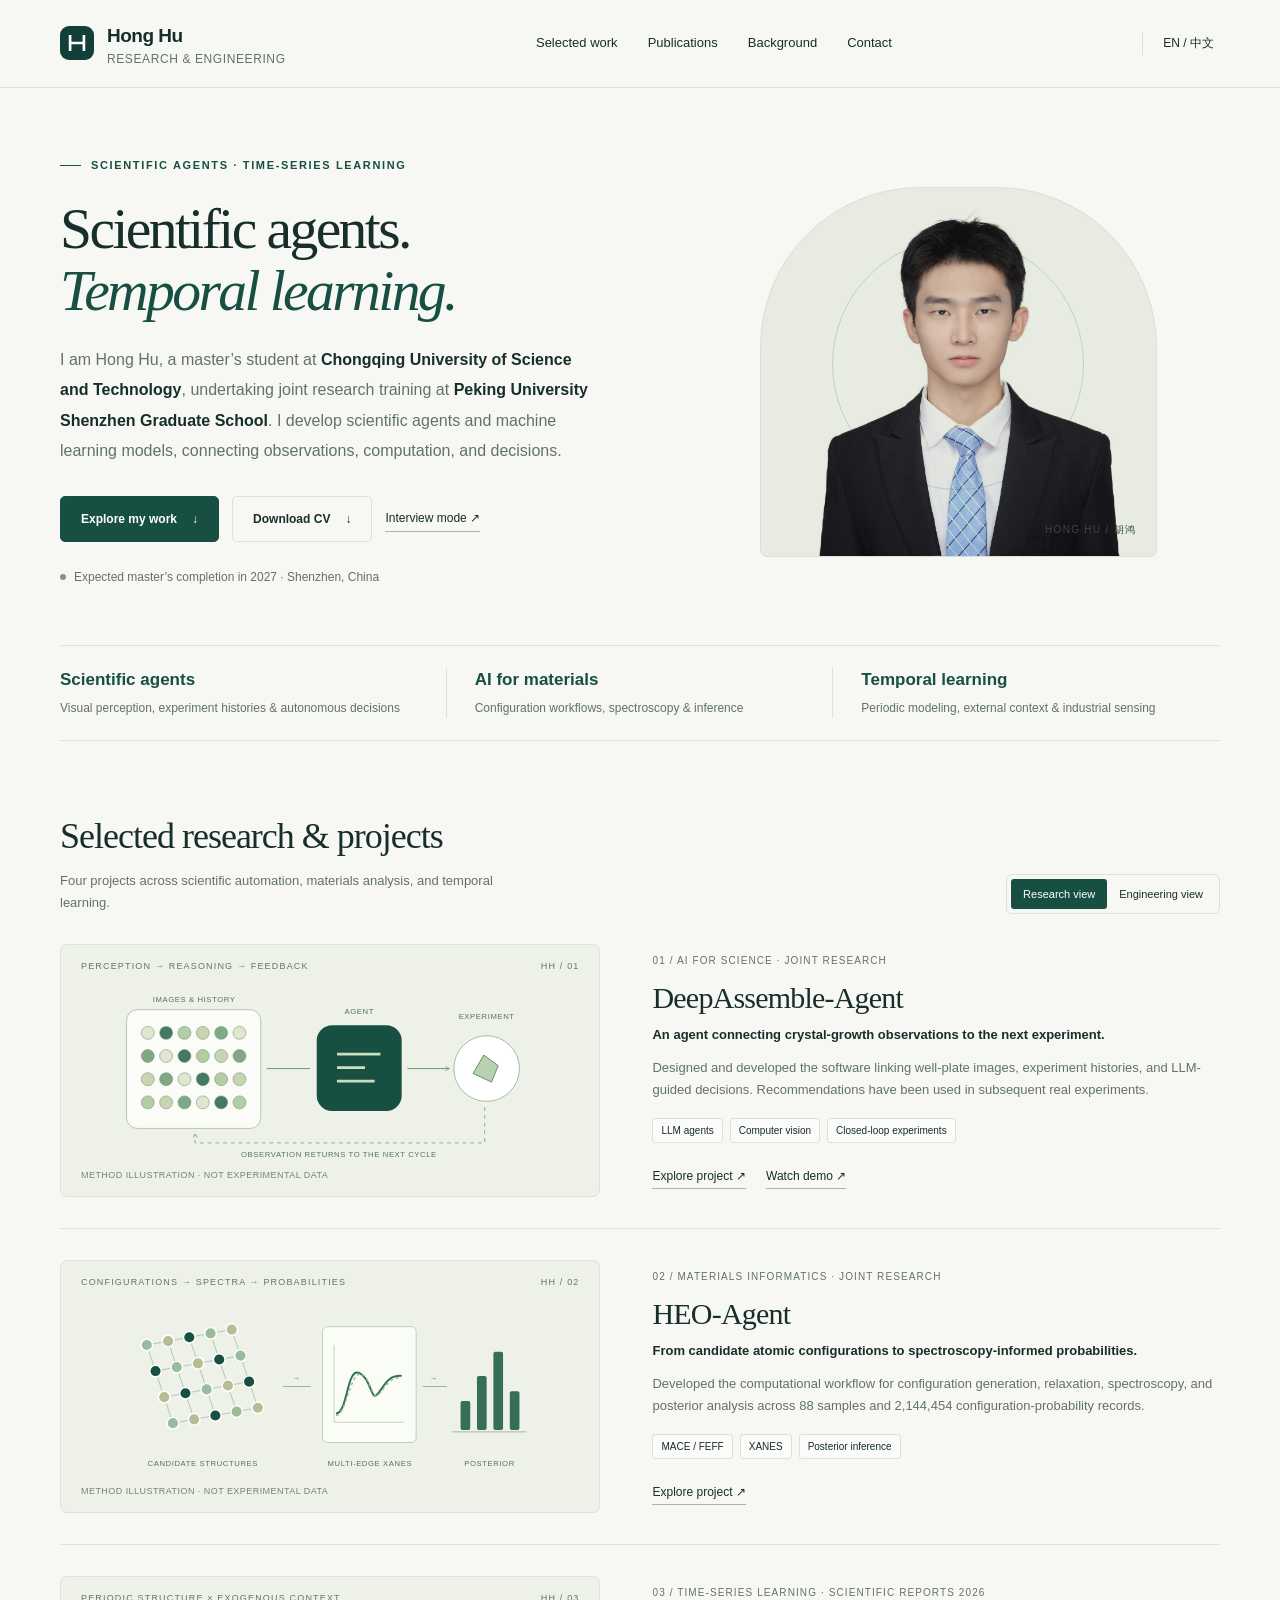
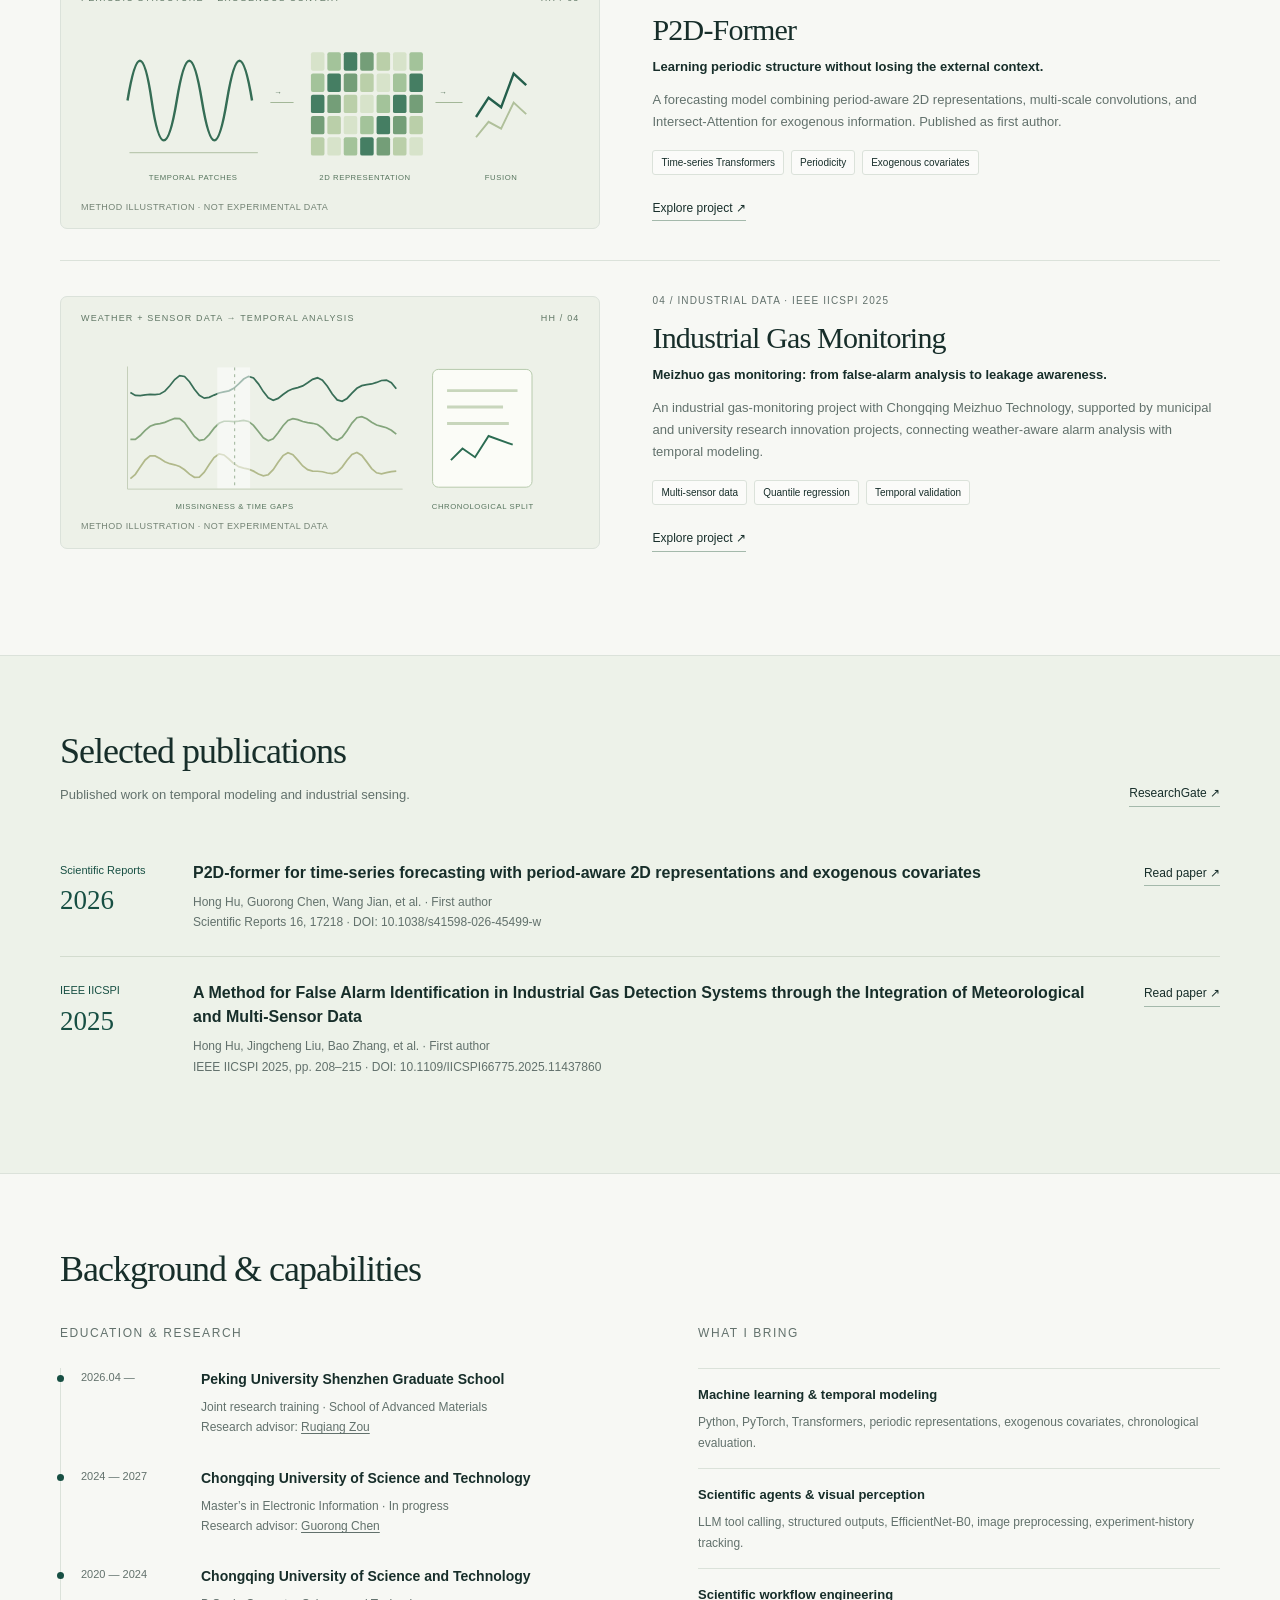
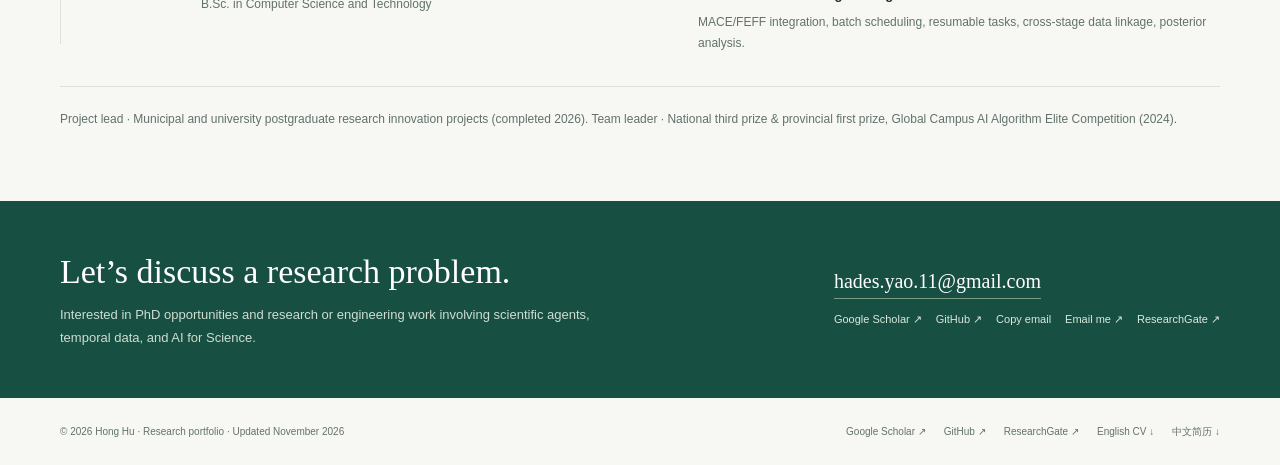
<file: index.html>
<!doctype html>
<html lang="en"><head><meta charset="utf-8"><meta name="viewport" content="width=device-width,initial-scale=1"><meta name="description" content="Hong Hu — scientific agents, AI for Science, and time-series modeling. Research projects, publications, and engineering experience."><meta name="theme-color" content="#f7f8f4"><title>Hong Hu · Scientific agents & time-series learning</title><link rel="icon" href="assets/mark.svg" type="image/svg+xml"><link rel="stylesheet" href="style.css?v=deepassemble-workflow-six"><script src="content.js?v=deepassemble-workflow-six" defer></script><script src="app.js?v=deepassemble-workflow-six" defer></script></head><body><a class="skip" href="#main">Skip to content</a><div id="app"></div><div class="toast" role="status" aria-live="polite"></div><noscript>Please enable JavaScript to view this bilingual research portfolio.</noscript></body></html>
</file>
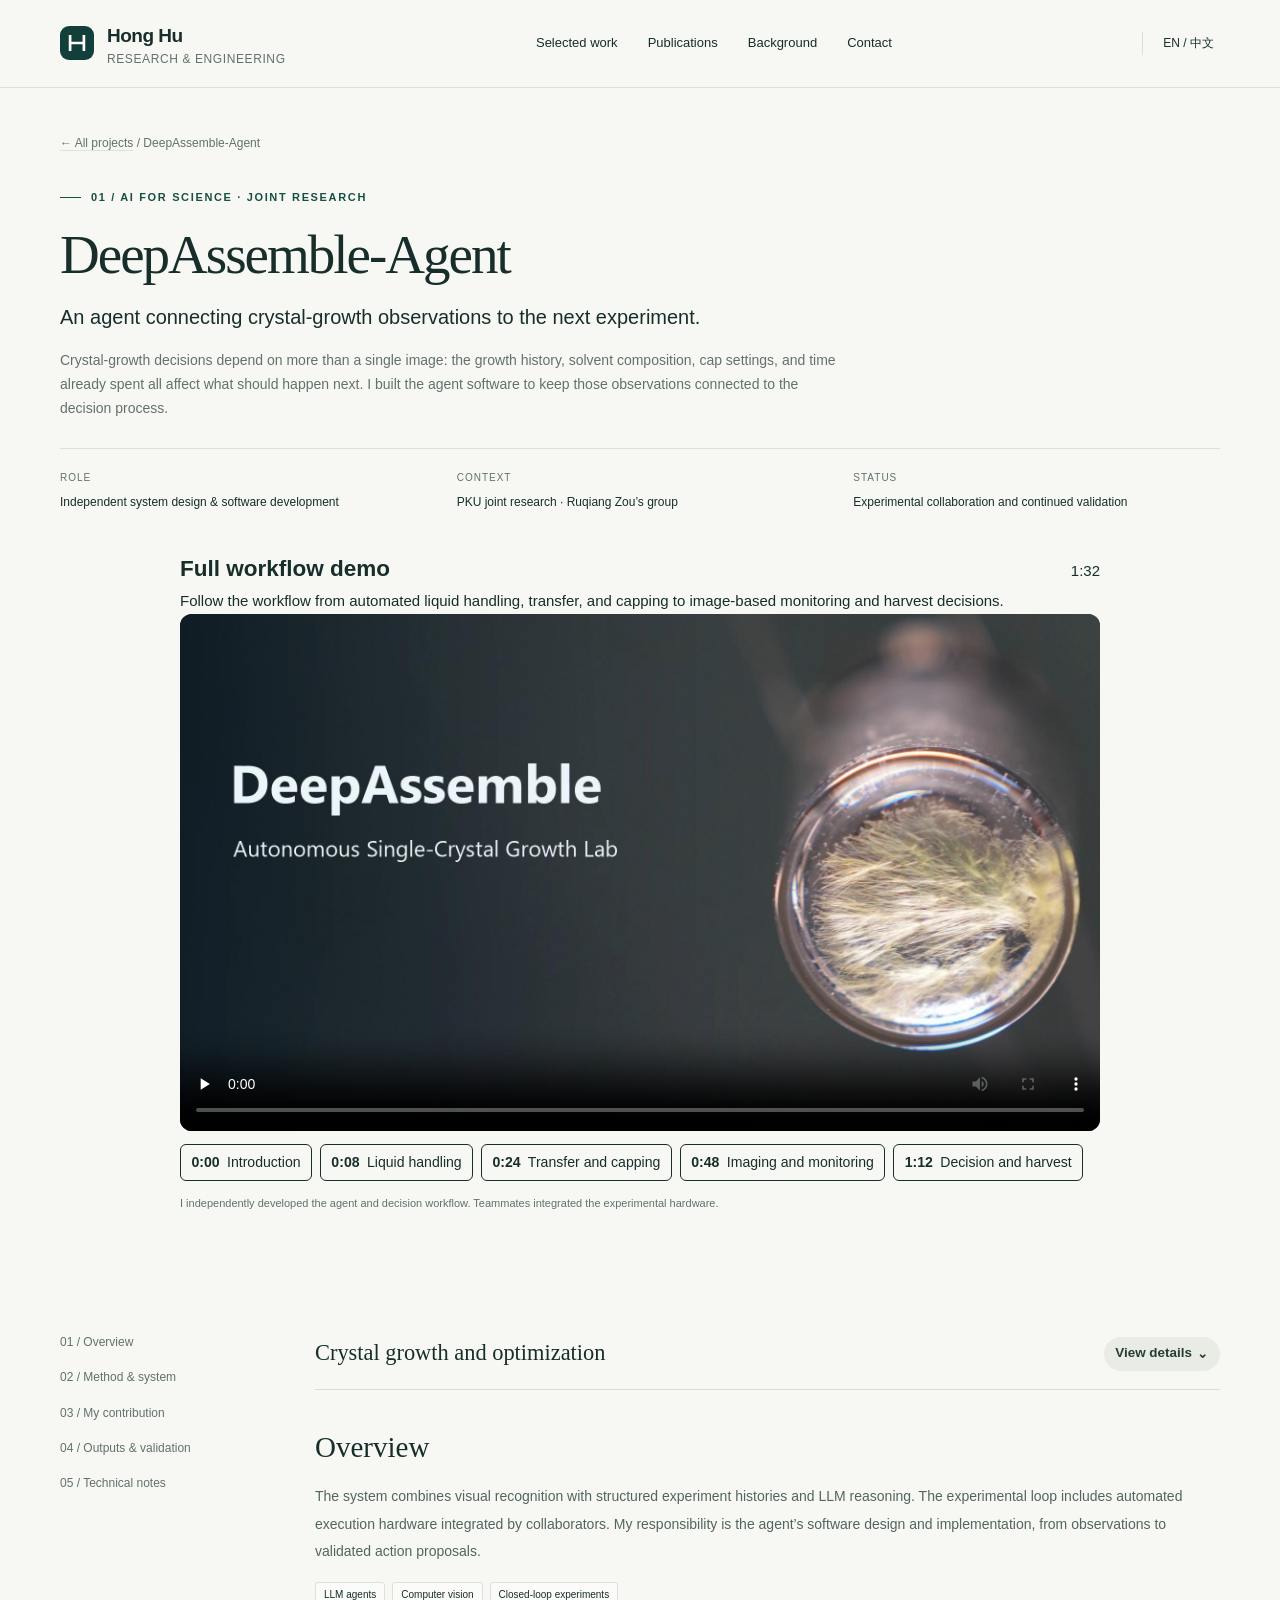
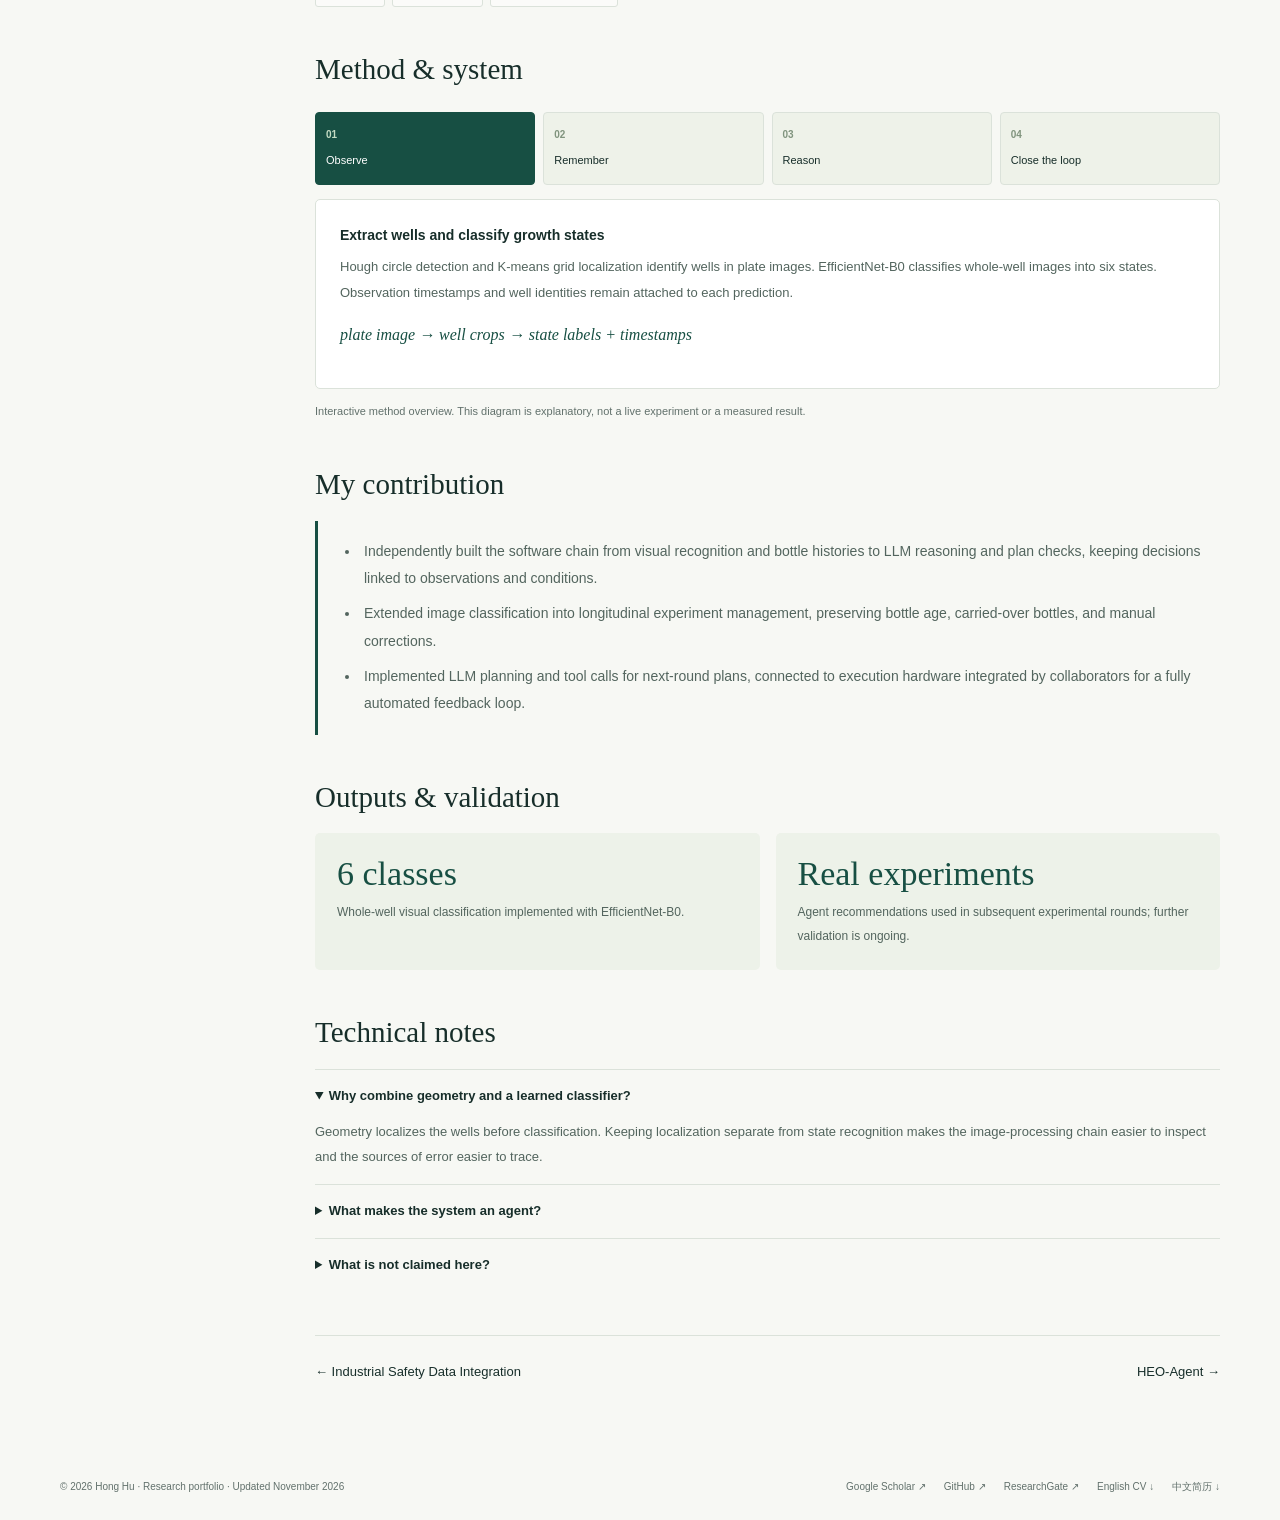
<file: deepassemble.html>
<!doctype html>
<html lang="en"><head><meta charset="utf-8"><meta name="viewport" content="width=device-width,initial-scale=1"><meta name="description" content="Hong Hu — scientific agents, AI for Science, and time-series modeling. Research projects, publications, and engineering experience."><meta name="theme-color" content="#f7f8f4"><title>DeepAssemble-Agent · Hong Hu</title><link rel="icon" href="assets/mark.svg" type="image/svg+xml"><link rel="stylesheet" href="style.css?v=deepassemble-workflow-six"><script src="content.js?v=deepassemble-workflow-six" defer></script><script src="app.js?v=deepassemble-workflow-six" defer></script></head><body><a class="skip" href="#main">Skip to content</a><div id="app"></div><div class="toast" role="status" aria-live="polite"></div><noscript>Please enable JavaScript to view this bilingual research portfolio.</noscript></body></html>
</file>
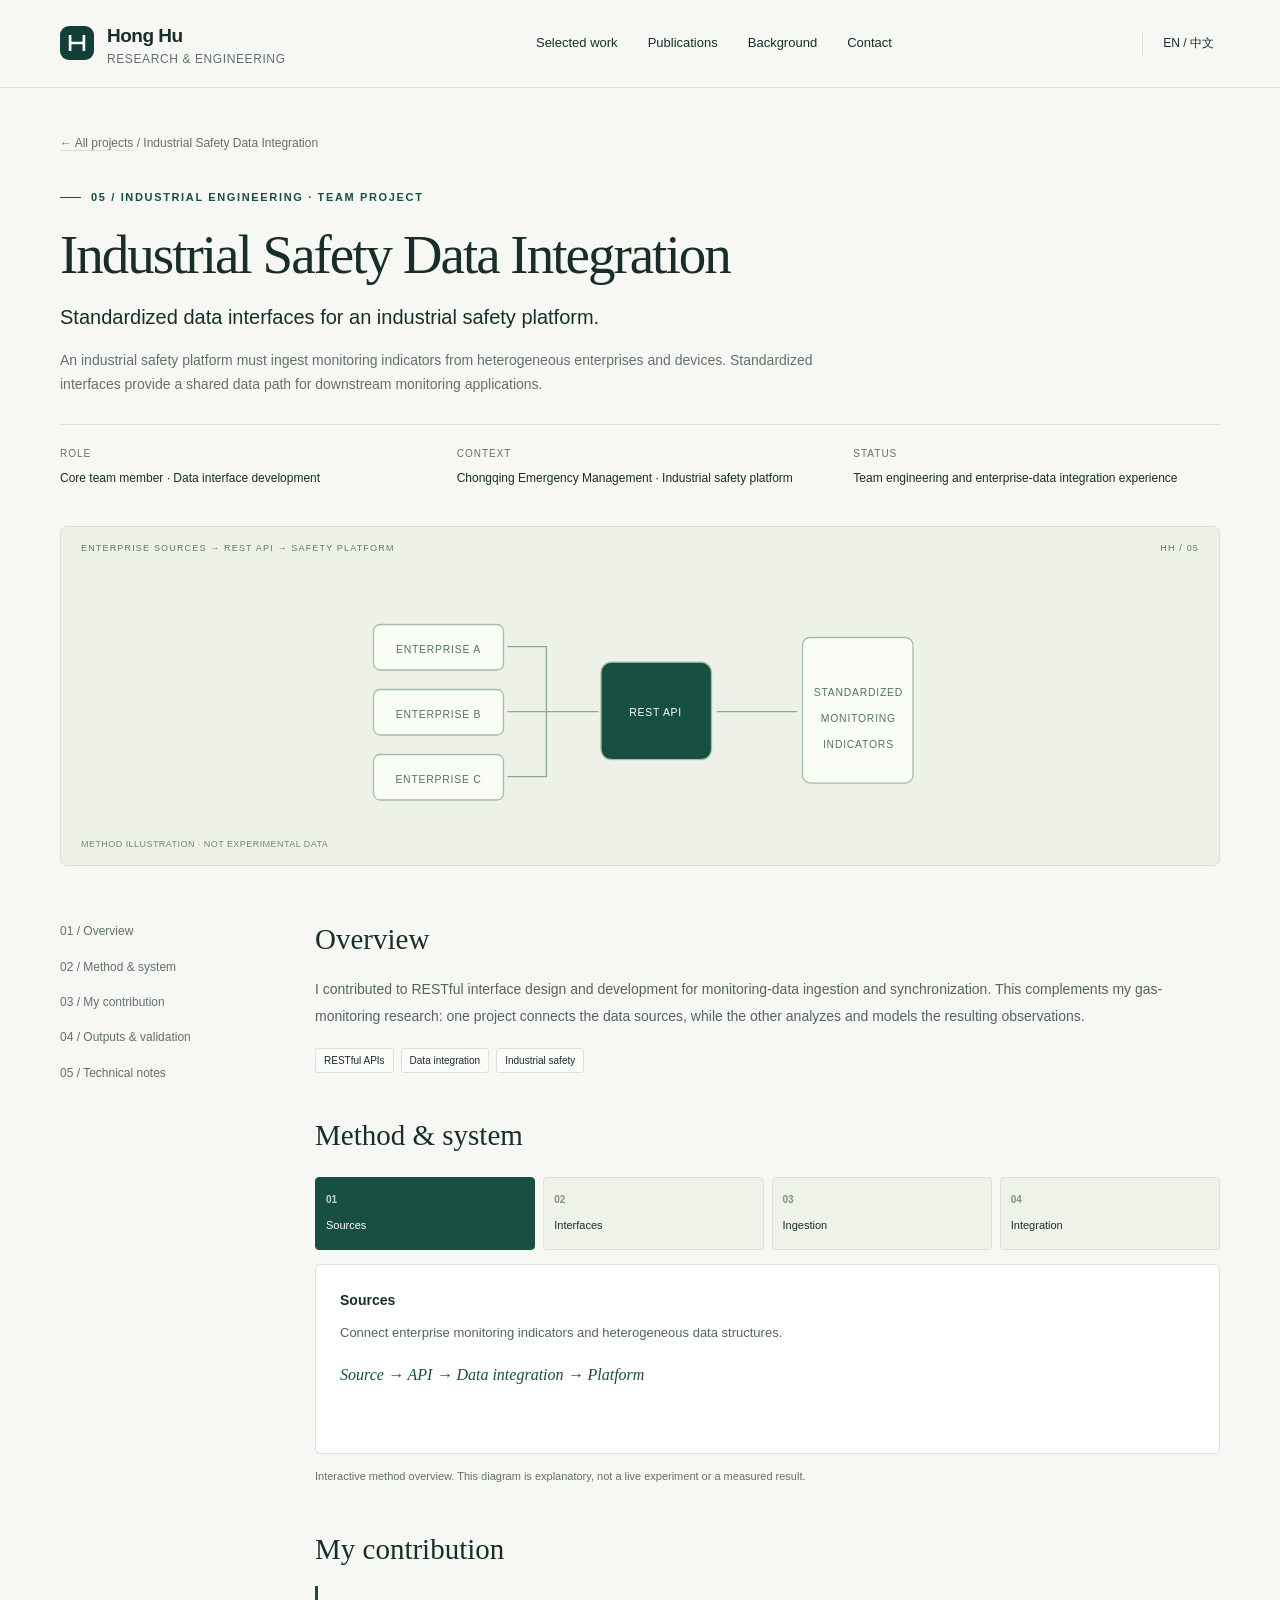
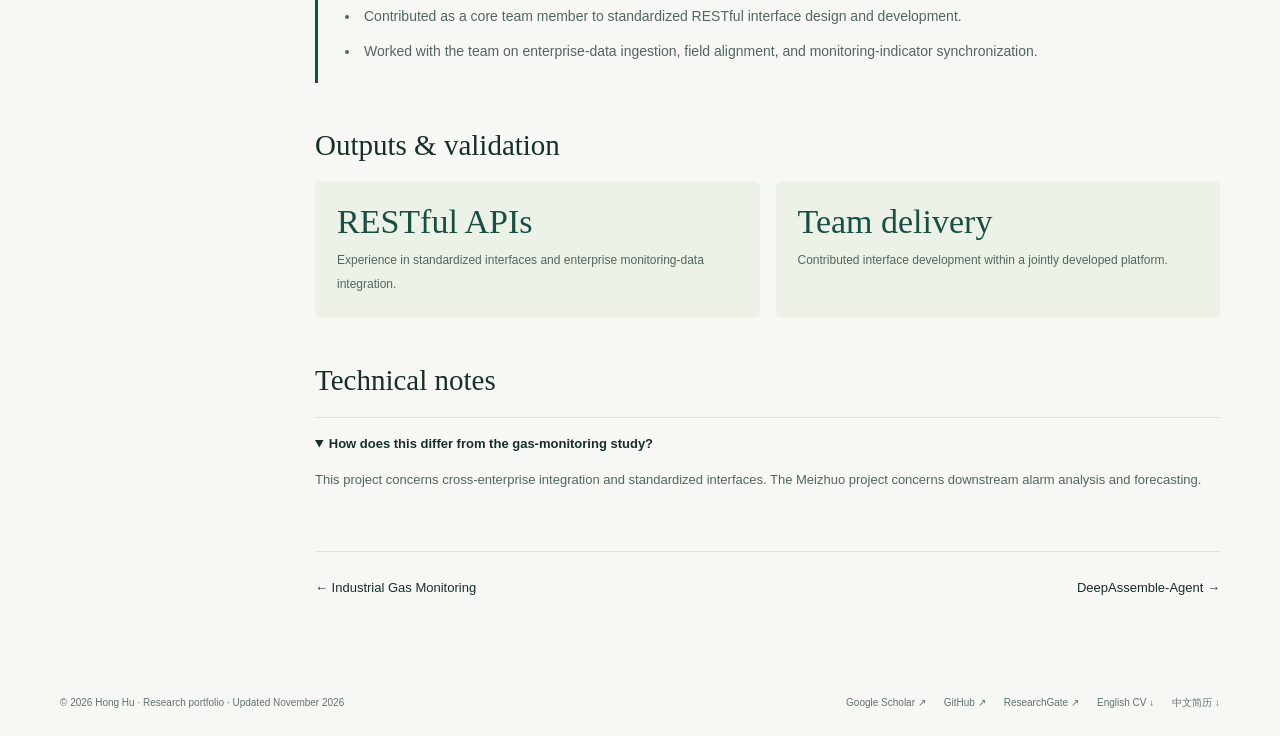
<file: emergency.html>
<!doctype html>
<html lang="en"><head><meta charset="utf-8"><meta name="viewport" content="width=device-width,initial-scale=1"><meta name="description" content="Hong Hu — scientific agents, AI for Science, and time-series modeling. Research projects, publications, and engineering experience."><meta name="theme-color" content="#f7f8f4"><title>Industrial Safety Data Integration · Hong Hu</title><link rel="icon" href="assets/mark.svg" type="image/svg+xml"><link rel="stylesheet" href="style.css"><script src="content.js" defer></script><script src="app.js" defer></script></head><body><a class="skip" href="#main">Skip to content</a><div id="app"></div><div class="toast" role="status" aria-live="polite"></div><noscript>Please enable JavaScript to view this bilingual research portfolio.</noscript></body></html>
</file>
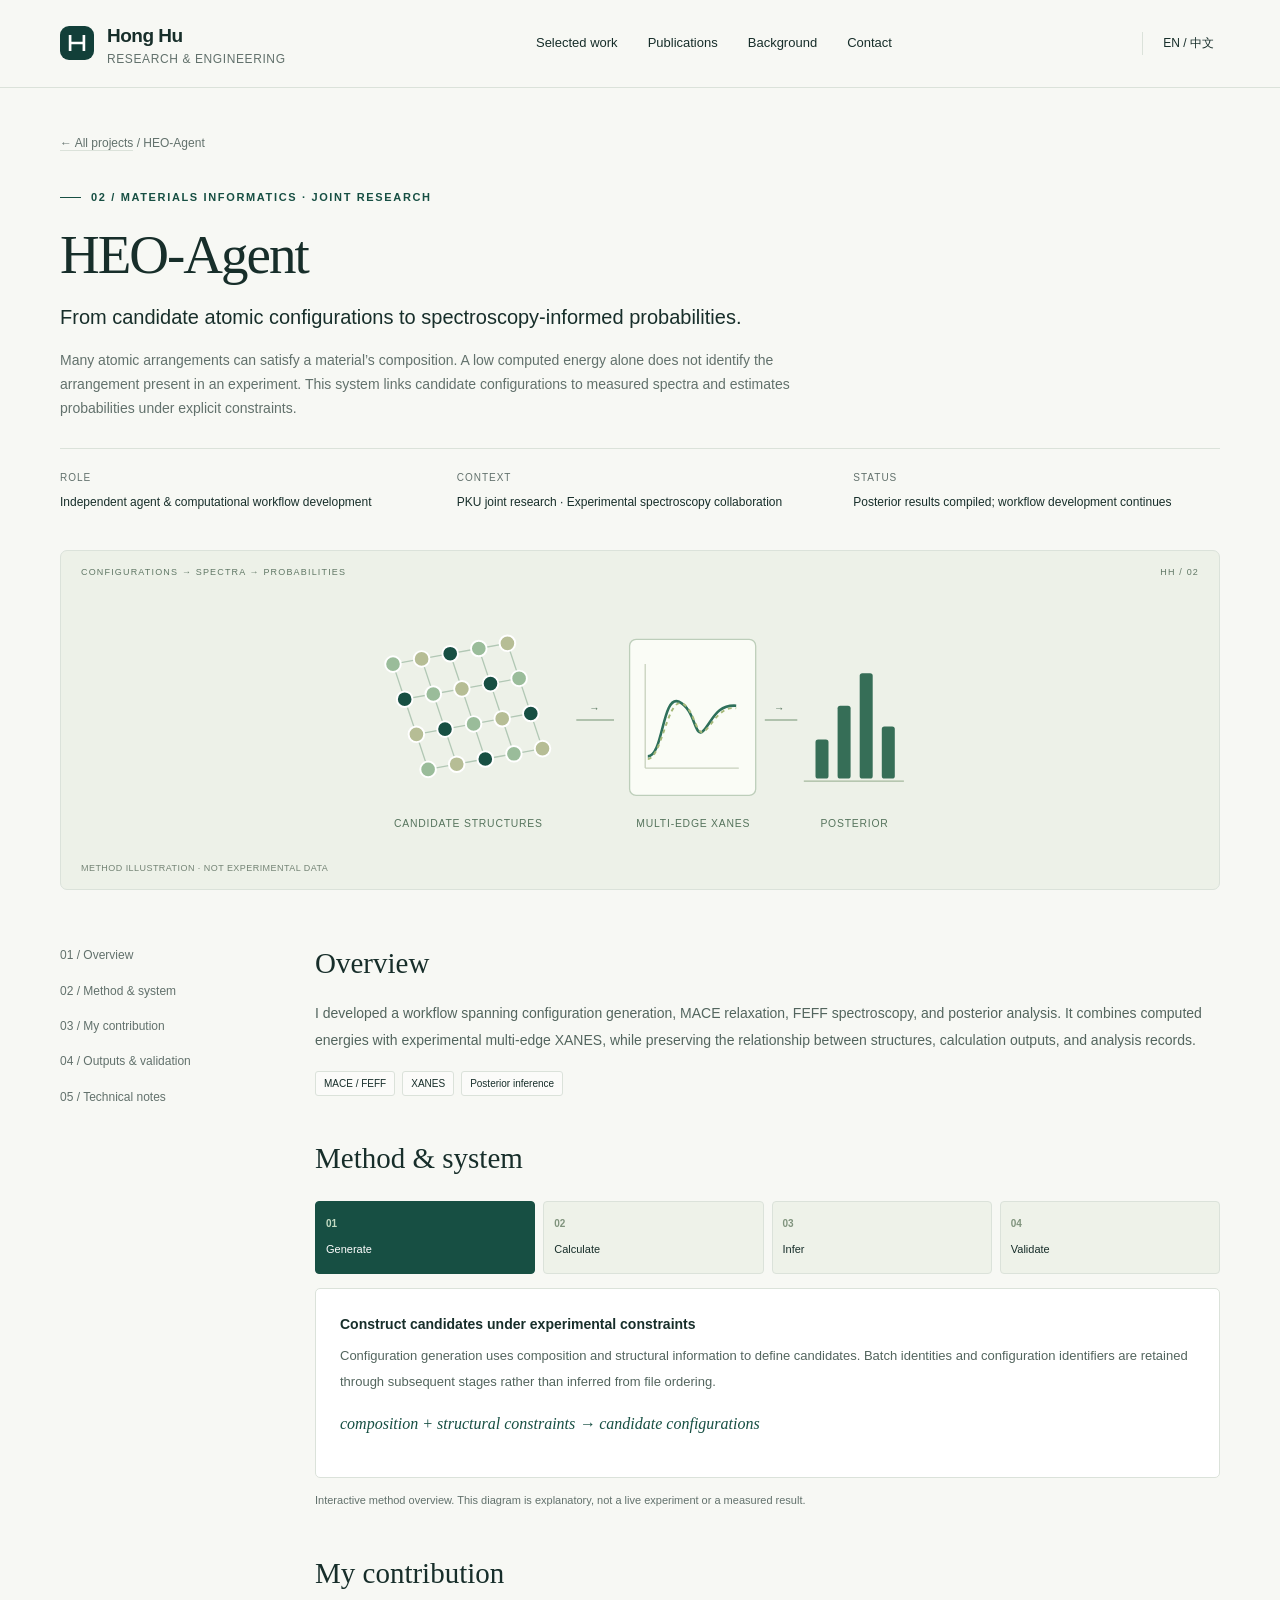
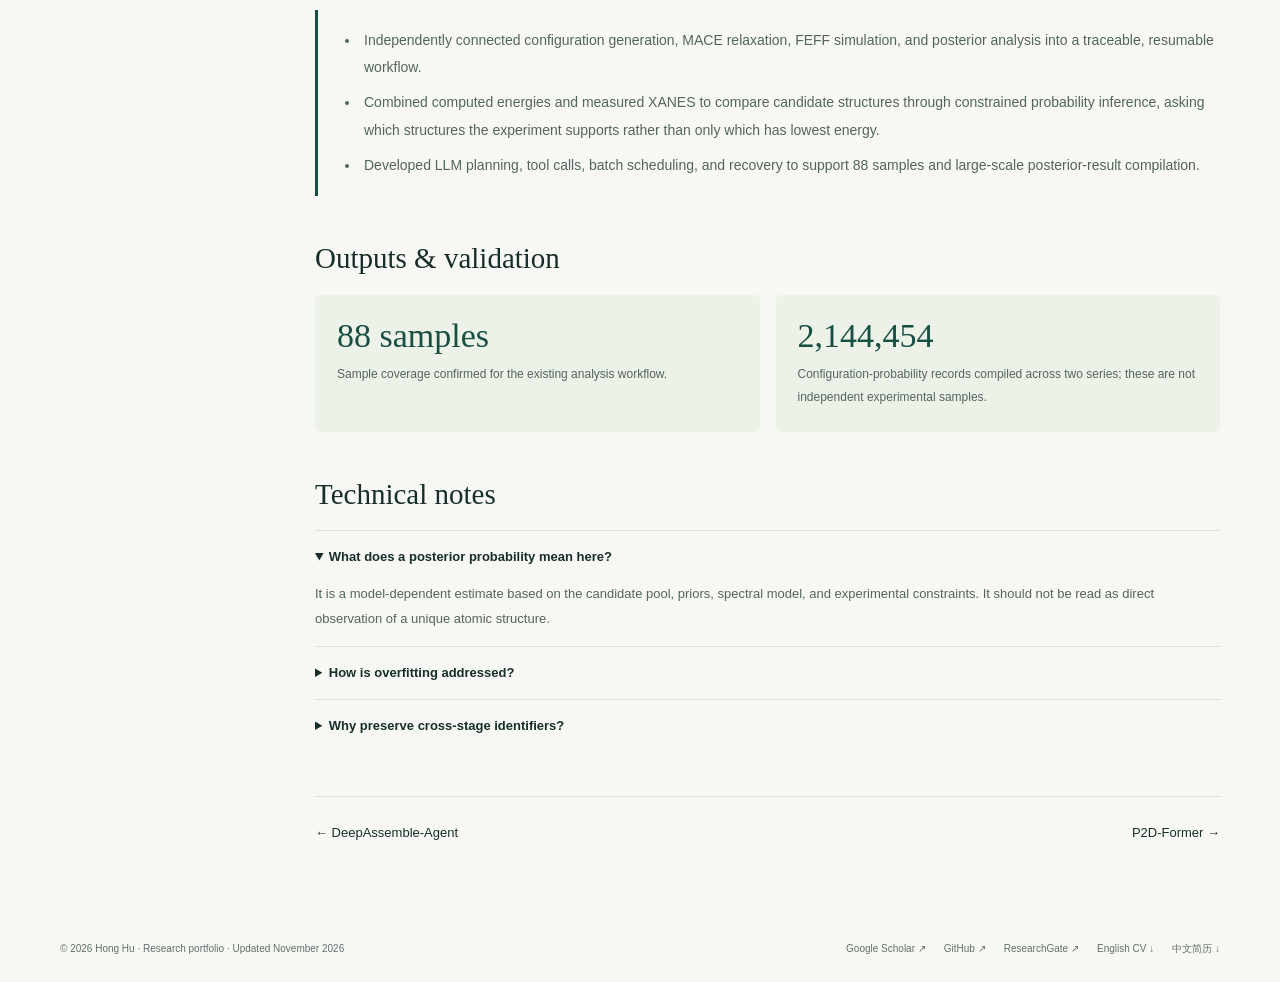
<file: heo.html>
<!doctype html>
<html lang="en"><head><meta charset="utf-8"><meta name="viewport" content="width=device-width,initial-scale=1"><meta name="description" content="Hong Hu — scientific agents, AI for Science, and time-series modeling. Research projects, publications, and engineering experience."><meta name="theme-color" content="#f7f8f4"><title>HEO-Agent · Hong Hu</title><link rel="icon" href="assets/mark.svg" type="image/svg+xml"><link rel="stylesheet" href="style.css"><script src="content.js" defer></script><script src="app.js" defer></script></head><body><a class="skip" href="#main">Skip to content</a><div id="app"></div><div class="toast" role="status" aria-live="polite"></div><noscript>Please enable JavaScript to view this bilingual research portfolio.</noscript></body></html>
</file>
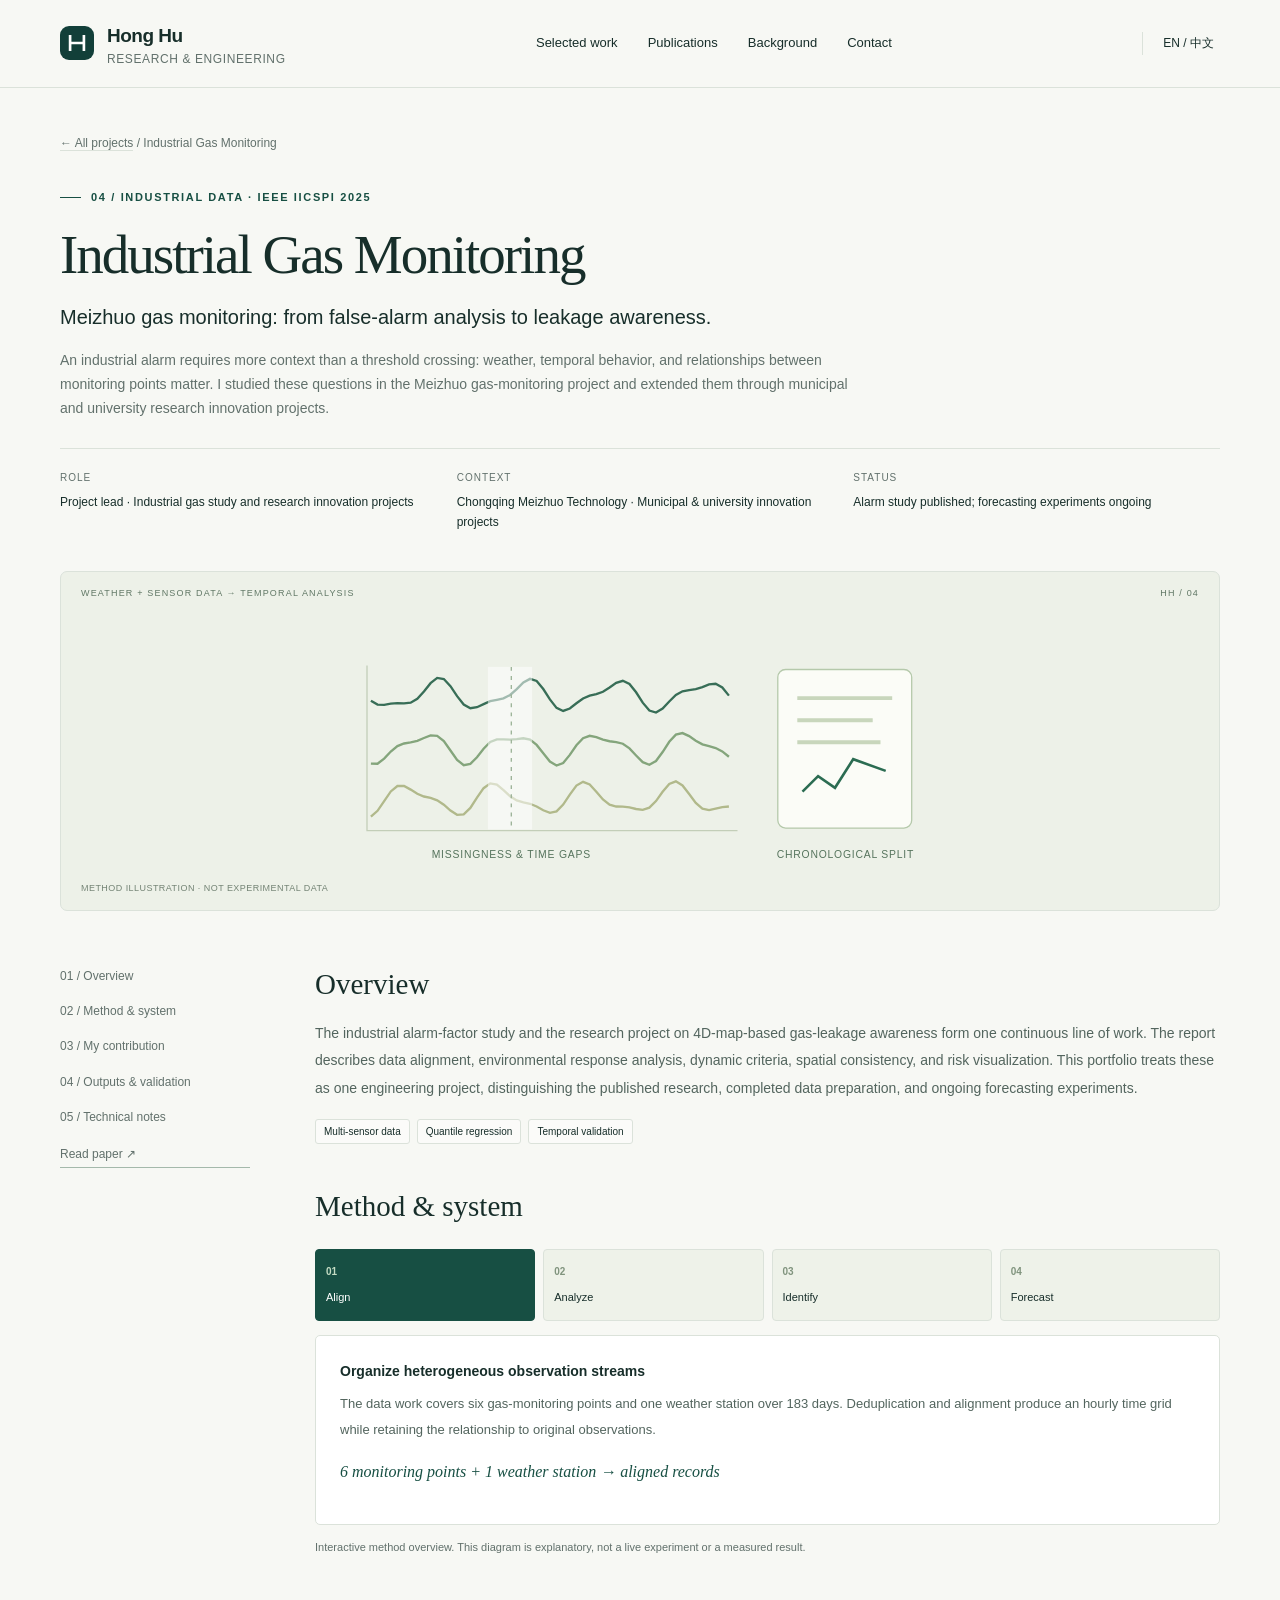
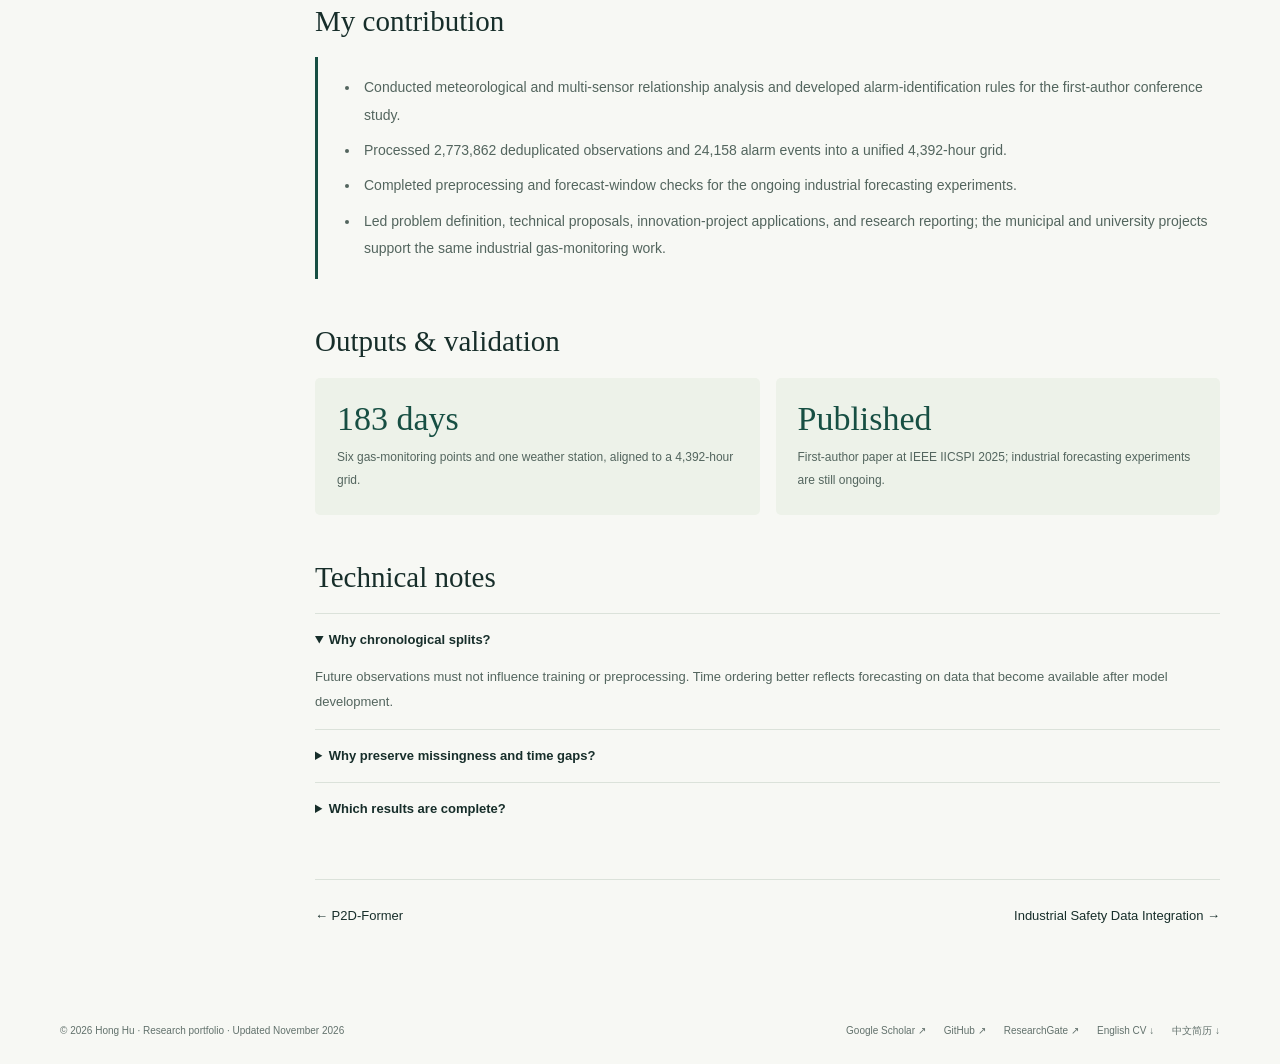
<file: industrial-sensing.html>
<!doctype html>
<html lang="en"><head><meta charset="utf-8"><meta name="viewport" content="width=device-width,initial-scale=1"><meta name="description" content="Hong Hu — scientific agents, AI for Science, and time-series modeling. Research projects, publications, and engineering experience."><meta name="theme-color" content="#f7f8f4"><title>Industrial Sensing · Hong Hu</title><link rel="icon" href="assets/mark.svg" type="image/svg+xml"><link rel="stylesheet" href="style.css"><script src="content.js" defer></script><script src="app.js" defer></script></head><body><a class="skip" href="#main">Skip to content</a><div id="app"></div><div class="toast" role="status" aria-live="polite"></div><noscript>Please enable JavaScript to view this bilingual research portfolio.</noscript></body></html>
</file>
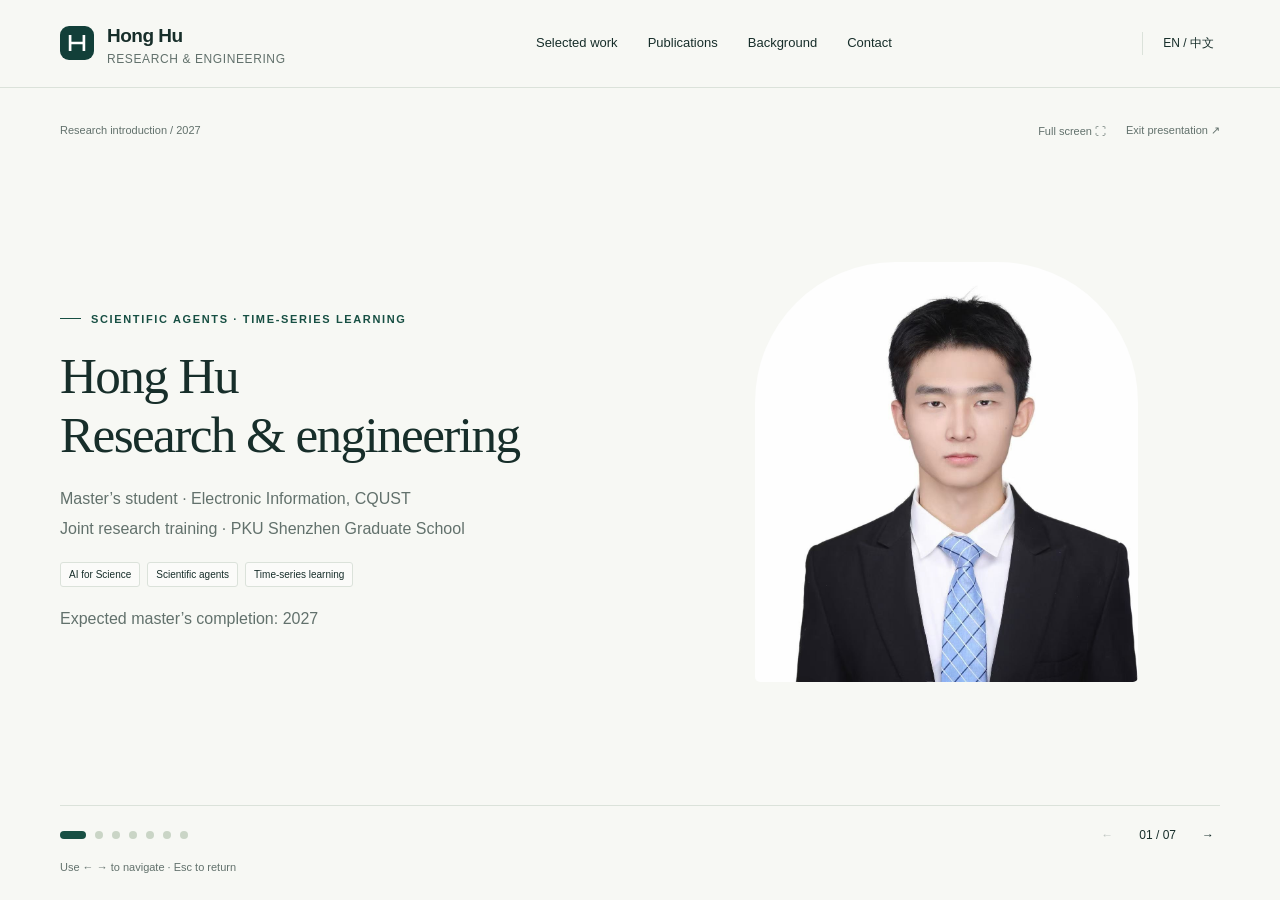
<file: interview.html>
<!doctype html>
<html lang="en"><head><meta charset="utf-8"><meta name="viewport" content="width=device-width,initial-scale=1"><meta name="description" content="Hong Hu — scientific agents, AI for Science, and time-series modeling. Research projects, publications, and engineering experience."><meta name="theme-color" content="#f7f8f4"><title>Research Introduction · Hong Hu</title><link rel="icon" href="assets/mark.svg" type="image/svg+xml"><link rel="stylesheet" href="style.css?v=deepassemble-workflow-six"><script src="content.js?v=deepassemble-workflow-six" defer></script><script src="app.js?v=deepassemble-workflow-six" defer></script></head><body><a class="skip" href="#main">Skip to content</a><div id="app"></div><div class="toast" role="status" aria-live="polite"></div><noscript>Please enable JavaScript to view this bilingual research portfolio.</noscript></body></html>
</file>
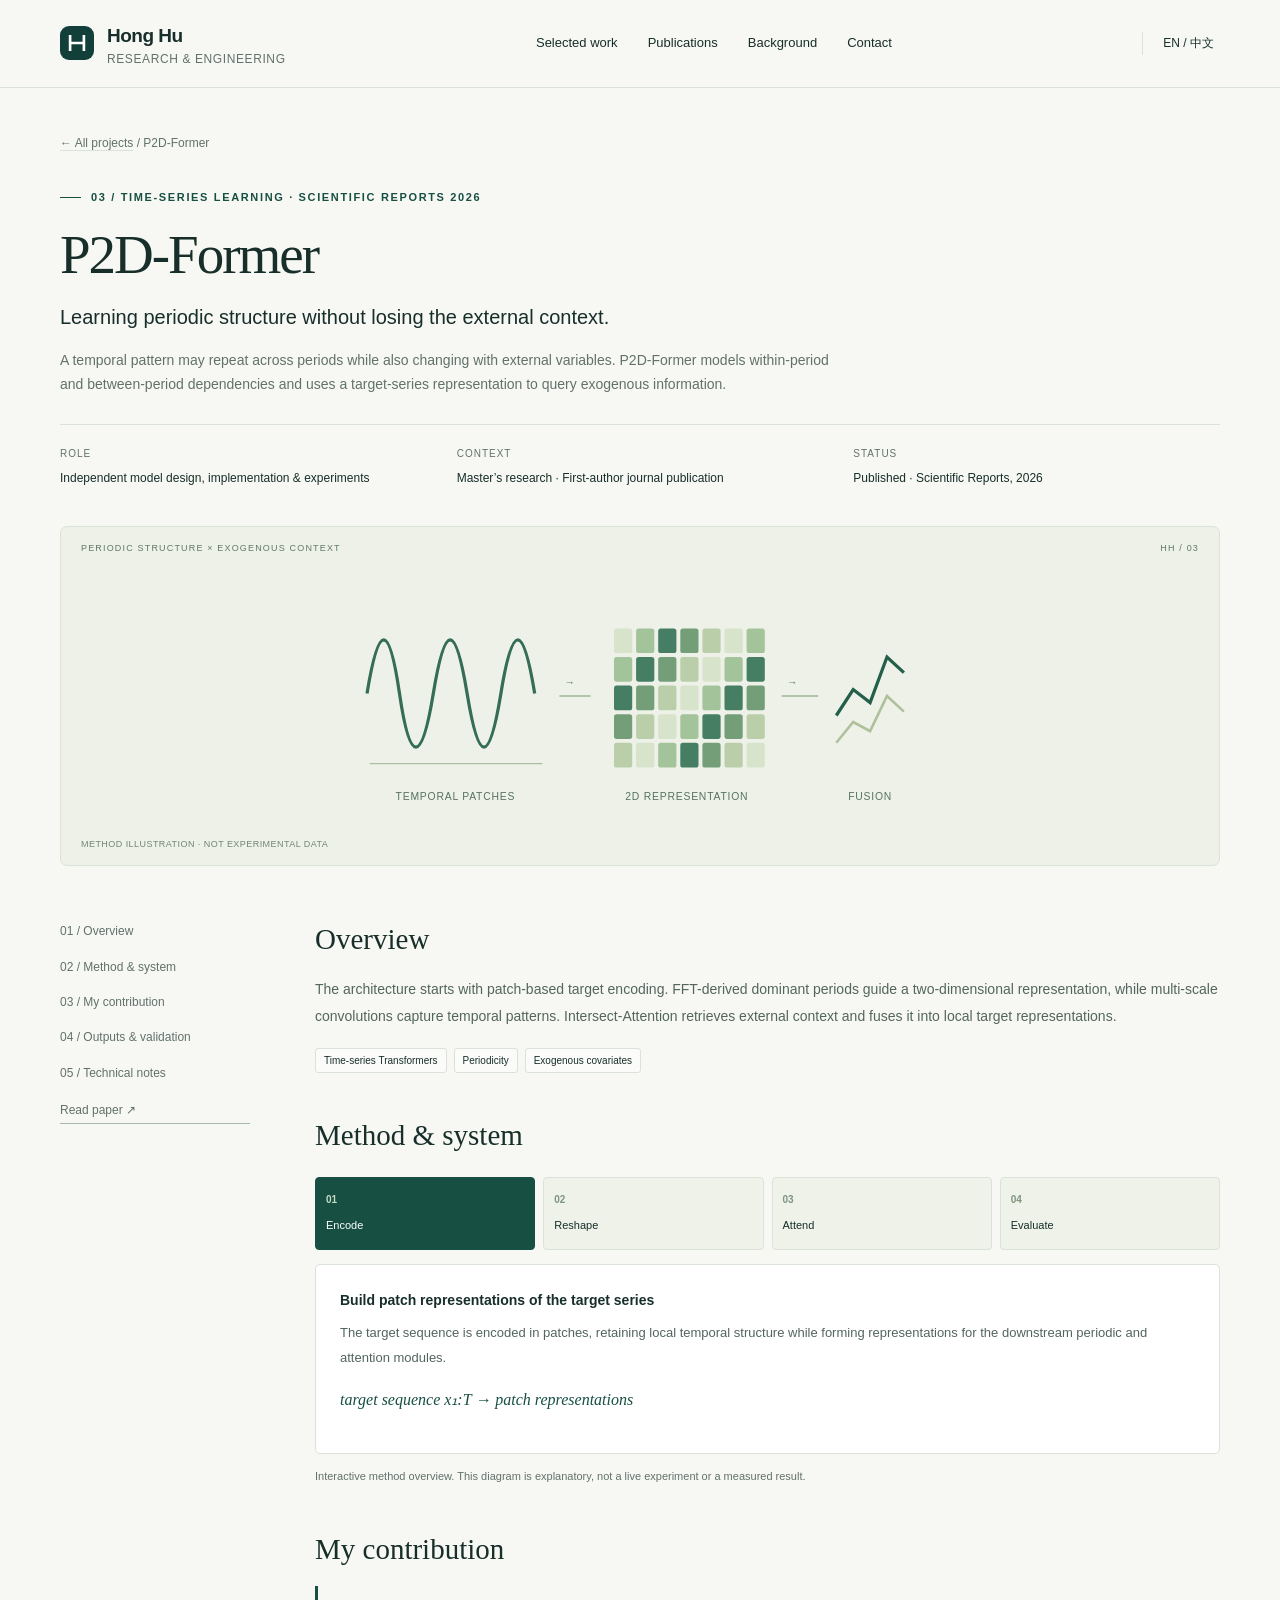
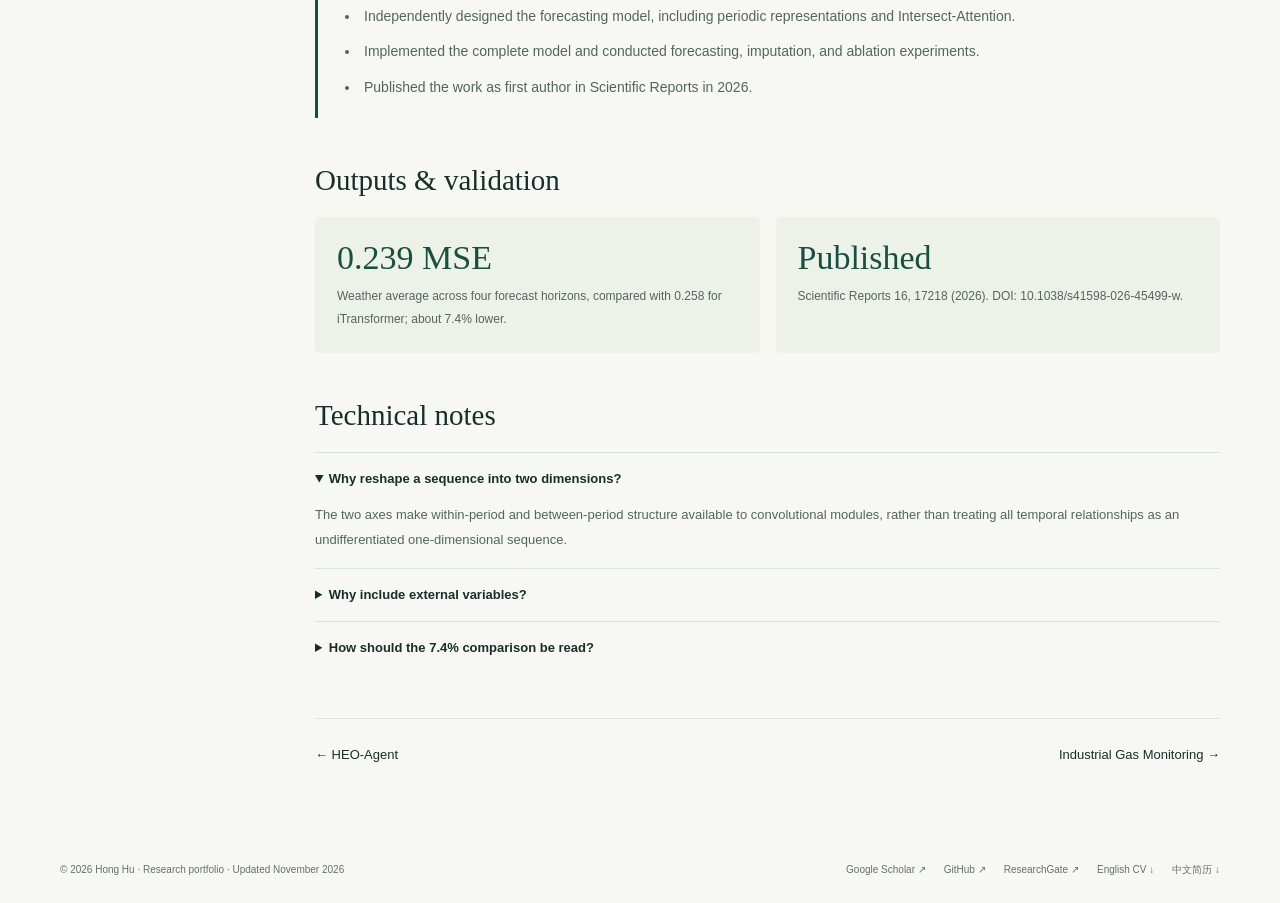
<file: p2d-former.html>
<!doctype html>
<html lang="en"><head><meta charset="utf-8"><meta name="viewport" content="width=device-width,initial-scale=1"><meta name="description" content="Hong Hu — scientific agents, AI for Science, and time-series modeling. Research projects, publications, and engineering experience."><meta name="theme-color" content="#f7f8f4"><title>P2D-Former · Hong Hu</title><link rel="icon" href="assets/mark.svg" type="image/svg+xml"><link rel="stylesheet" href="style.css"><script src="content.js" defer></script><script src="app.js" defer></script></head><body><a class="skip" href="#main">Skip to content</a><div id="app"></div><div class="toast" role="status" aria-live="polite"></div><noscript>Please enable JavaScript to view this bilingual research portfolio.</noscript></body></html>
</file>
<file: style.css>
@charset "UTF-8";
:root{--bg:#f7f8f4;--paper:#fff;--ink:#172e2a;--muted:#62716c;--line:#dbe2da;--green:#174f43;--sage:#e4eddf;--mint:#c5dcc4;--serif:Georgia,'Times New Roman','Songti SC','SimSun',serif;--sans:Inter,'Segoe UI','Microsoft YaHei',sans-serif}*{box-sizing:border-box}html{scroll-behavior:smooth;scroll-padding-top:92px}body{margin:0;background:var(--bg);color:var(--ink);font:15px/1.7 var(--sans);-webkit-font-smoothing:antialiased}a{color:inherit;text-decoration:none}button{font:inherit;color:inherit;cursor:pointer}button,a,input{touch-action:manipulation}button:focus-visible,a:focus-visible,summary:focus-visible{outline:3px solid #a78c4c;outline-offset:5px}button{border:0;background:none}img,svg{max-width:100%;display:block}p,h1,h2,h3,h4{margin:0}p+p{margin-top:15px}::selection{background:#d1e2c8}section[id]{scroll-margin-top:100px}.wrap{width:min(1160px,calc(100% - 88px));margin:auto}.site-header{height:88px;position:sticky;top:0;z-index:20;background:rgba(247,248,244,.96);border-bottom:1px solid var(--line);backdrop-filter:blur(15px)}.header-inner{height:100%;display:flex;align-items:center;justify-content:space-between;gap:25px}.brand{display:flex;align-items:center;gap:13px;font-size:19px;font-weight:650;letter-spacing:-.5px}.brand-mark{width:34px;height:34px}.brand small{font-weight:400;font-size:12px;letter-spacing:.05em;color:var(--muted);display:block;line-height:1.3}.nav{display:flex;align-items:center;gap:30px;font-size:13px}.nav a{position:relative}.nav a:hover{color:var(--green)}.nav a:after{content:'';height:1px;position:absolute;bottom:-5px;background:var(--green);left:0;right:100%;transition:right .2s}.nav a:hover:after{right:0}.language{font-size:12px;border-left:1px solid var(--line);padding-left:20px;white-space:nowrap}.menu-toggle{display:none}.eyebrow{text-transform:uppercase;font-size:11px;letter-spacing:.15em;color:var(--green);font-weight:650;display:flex;align-items:center;gap:10px}.eyebrow:before{content:'';width:21px;height:1px;background:currentColor}.hero{padding:68px 0 58px;display:grid;grid-template-columns:1.08fr 1fr;gap:72px;align-items:center}.hero h1{font-family:var(--serif);font-size:clamp(42px,4.5vw,63px);line-height:1.08;letter-spacing:-2.6px;font-weight:400;margin:23px 0}.hero h1 em{font-weight:400;color:var(--green)}html[lang=zh] .hero h1{font-family:var(--sans);font-size:clamp(35px,3.7vw,49px);line-height:1.35;font-weight:550;letter-spacing:-1.8px}.hero-lead{font-size:16px;line-height:1.9;color:var(--muted);max-width:530px}.hero-lead strong{color:var(--ink);font-weight:550}.actions{display:flex;flex-wrap:wrap;align-items:center;gap:13px;margin-top:29px}.btn{display:inline-flex;align-items:center;justify-content:center;gap:15px;padding:12px 20px;min-height:46px;border-radius:5px;border:1px solid var(--line);font-size:12px;font-weight:550;transition:transform .2s,background .2s}.btn.primary{background:var(--green);border-color:var(--green);color:#fff}.btn:hover{transform:translateY(-2px);background:var(--sage)}.btn.primary:hover{background:#0e3d33}.text-link{border-bottom:1px solid #a4b9ab;padding:2px 0;font-size:12px}.hero-note{margin-top:25px;font-size:12px;color:var(--muted);display:flex;gap:8px;align-items:center}.dot{width:6px;height:6px;flex-shrink:0;background:#7b967b;border-radius:50%}.hero-art{position:relative;min-height:406px;display:flex;flex-direction:column;justify-content:center}.portrait-panel{height:363px;background:#e8ece2;border-radius:160px 160px 7px 7px;overflow:hidden;position:relative;border:1px solid #dae0d2;width:72%;margin-left:auto}.portrait-panel:before{content:'';position:absolute;width:250px;height:250px;border:1px solid #c5d1be;border-radius:50%;top:50px;left:30px}.portrait-panel img{height:100%;width:100%;object-fit:cover;object-position:50% 29%;mix-blend-mode:multiply}.portrait-tag{position:absolute;right:20px;bottom:18px;font-size:10px;letter-spacing:.13em;color:#344c3d}.research-note{position:absolute;bottom:11px;left:0;background:#fff;padding:21px 23px;width:285px;box-shadow:0 12px 40px #143e2910;border:1px solid var(--line);border-radius:6px}.research-note .mini-title{font-size:10px;color:var(--muted);text-transform:uppercase;letter-spacing:.12em}.mini-flow{display:flex;align-items:center;justify-content:space-between;margin:17px 0}.mini-node{width:45px;height:45px;border:1px solid #c6d8c5;border-radius:50%;display:grid;place-items:center;background:#f6f9f2}.mini-node svg{width:22px;height:22px}.mini-flow>span{font-size:15px;color:#94aa93}.research-note p{font-size:12px;line-height:1.6}.art-caption{position:absolute;top:6px;left:0;writing-mode:vertical-rl;font-size:10px;color:var(--muted);letter-spacing:.2em}.fact-strip{display:grid;grid-template-columns:repeat(3,1fr);border-top:1px solid var(--line);border-bottom:1px solid var(--line);padding:22px 0}.fact{padding:0 27px;border-right:1px solid var(--line);display:flex;gap:15px;align-items:center}.fact:first-child{padding-left:0}.fact:last-child{border:0}.fact .n{font:29px/1.2 var(--serif);color:var(--green)}.fact .label{font-size:11px;line-height:1.6;color:var(--muted)}.section{padding:72px 0}.section-heading{display:flex;align-items:flex-end;justify-content:space-between;gap:35px;margin-bottom:30px}.section-heading h2{font:36px/1.3 var(--serif);letter-spacing:-1px}.section-heading .desc{font-size:13px;max-width:460px;color:var(--muted);margin-top:10px}.view-switch{display:flex;border:1px solid var(--line);padding:4px;border-radius:6px;white-space:nowrap;align-self:flex-end}.view-switch button{padding:6px 12px;font-size:11px;border-radius:3px}.view-switch button.active{background:var(--green);color:white}.project-row{display:grid;grid-template-columns:1fr 1.05fr;gap:52px;align-items:center;padding:31px 0;border-top:1px solid var(--line)}.project-row:first-of-type{padding-top:0;border:0}.project-visual{height:253px;border:1px solid var(--line);border-radius:7px;background:#edf1e8;position:relative;overflow:hidden;display:flex;align-items:center;justify-content:center}.project-visual svg{width:100%;height:100%}.visual-topline{position:absolute;left:20px;right:20px;top:16px;display:flex;justify-content:space-between;font:9px/1.3 var(--sans);letter-spacing:.13em;color:#617866;z-index:1}.visual-foot{position:absolute;bottom:13px;left:20px;font-size:9px;color:#738374;letter-spacing:.05em}.project-copy .meta{font-size:10px;text-transform:uppercase;letter-spacing:.11em;color:var(--muted);margin-bottom:10px}.project-copy h3{font:30px/1.25 var(--serif);letter-spacing:-.8px}.project-copy .subtitle{font-size:13px;font-weight:550;margin:7px 0 11px}.project-copy p{font-size:13px;color:var(--muted)}.tags{display:flex;gap:7px;flex-wrap:wrap;margin:17px 0}.tag{border:1px solid var(--line);font-size:10px;border-radius:3px;padding:3px 8px;background:#fff8}.project-copy .text-link{display:inline-block;margin-top:4px}.project-number{font-size:10px;letter-spacing:.1em;color:#849688;margin-right:10px}.band{border-top:1px solid var(--line);border-bottom:1px solid var(--line);background:#edf2e9}.publication{display:grid;grid-template-columns:105px 1fr 80px;gap:28px;border-top:1px solid #d3dccf;padding:24px 0;align-items:start}.publication:first-of-type{border-top:0}.pub-venue{font-size:11px;color:var(--green)}.pub-venue b{display:block;font:27px var(--serif);margin-top:6px}.pub-title{font-size:16px;line-height:1.5;font-weight:550}.pub-author{font-size:12px;color:var(--muted);margin-top:7px}.pub-links{display:flex;flex-direction:column;gap:5px;align-items:flex-end}.background-grid{display:grid;grid-template-columns:1.05fr 1fr;gap:90px}.subheading{font-size:12px;text-transform:uppercase;letter-spacing:.13em;color:var(--muted);margin-bottom:25px}.timeline-item{display:grid;grid-template-columns:100px 1fr;gap:20px;border-left:1px solid var(--line);padding:0 0 29px 20px;position:relative}.timeline-item:before{content:'';width:7px;height:7px;background:var(--green);border-radius:50%;position:absolute;left:-4px;top:7px}.timeline-item time{font-size:11px;color:var(--muted)}.timeline-item h3{font-size:14px;font-weight:550}.timeline-item p{font-size:12px;color:var(--muted);margin-top:5px}.skill{padding:15px 0;border-top:1px solid var(--line)}.skill:first-of-type{border-top:0;padding-top:0}.skill h3{font-size:13px;font-weight:550;margin-bottom:6px}.skill p{font-size:12px;color:var(--muted)}.awards{border-top:1px solid var(--line);padding-top:22px;margin-top:18px;font-size:12px;color:var(--muted)}.contact-section{background:var(--green);color:white;padding:49px 0}.contact-inner{display:flex;justify-content:space-between;align-items:center;gap:35px}.contact-inner h2{font:34px/1.3 var(--serif);margin-bottom:10px}.contact-inner p{font-size:13px;max-width:550px;color:#ceded0}.contact-email{font:20px var(--serif);border-bottom:1px solid #799b84;padding-bottom:6px;white-space:nowrap}.contact-buttons{display:flex;gap:14px;margin-top:15px;font-size:11px;color:#dbe9db}.contact-buttons button{padding:0}.footer{padding:25px 0;display:flex;align-items:center;justify-content:space-between;font-size:10px;color:var(--muted)}.footer-links{display:flex;gap:18px}.toast{position:fixed;bottom:24px;left:50%;transform:translate(-50%,20px);opacity:0;background:var(--ink);color:white;padding:10px 20px;font-size:12px;border-radius:5px;transition:.2s;pointer-events:none;z-index:99}.toast.show{opacity:1;transform:translate(-50%,0)}.detail-head{padding:45px 0 38px}.breadcrumb{font-size:12px;color:var(--muted);margin-bottom:35px}.breadcrumb a{border-bottom:1px solid var(--line)}.detail-head h1{font:55px/1.15 var(--serif);letter-spacing:-2px;margin:16px 0}.detail-subtitle{font-size:20px;line-height:1.5;max-width:780px}.detail-intro{font-size:14px;color:var(--muted);max-width:790px;margin-top:17px}.detail-meta{display:grid;grid-template-columns:1fr 1fr 1fr;border-top:1px solid var(--line);padding-top:20px;margin-top:27px;gap:30px}.detail-meta span{font-size:10px;color:var(--muted);text-transform:uppercase;letter-spacing:.1em;display:block;margin-bottom:6px}.detail-meta p{font-size:12px}.detail-visual{height:340px}.detail-layout{display:grid;grid-template-columns:190px 1fr;gap:65px;padding:55px 0 70px}.detail-aside{font-size:12px;position:sticky;top:120px;align-self:start;display:flex;flex-direction:column;gap:15px}.detail-aside a{color:var(--muted)}.detail-aside a:hover{color:var(--green)}.detail-body section{margin-bottom:44px}.detail-body h2{font:29px/1.3 var(--serif);margin-bottom:17px}.detail-body h3{font-size:14px;font-weight:600;margin-bottom:7px}.detail-body p,.detail-body li{font-size:14px;color:#53655e;line-height:1.95}.detail-body ul{padding-left:18px;margin:10px 0}.detail-body li{padding-left:4px;margin:8px 0}.method-nav{display:grid;grid-template-columns:repeat(4,1fr);gap:8px;margin:23px 0 14px}.method-nav button{padding:14px 10px;background:#eef2e9;border:1px solid var(--line);border-radius:4px;font-size:11px;text-align:left;line-height:1.6}.method-nav button b{font-size:10px;color:#80947e;display:block;margin-bottom:9px}.method-nav button.active{background:var(--green);color:white;border-color:var(--green)}.method-nav button.active b{color:#c5dcc4}.method-content{background:white;border:1px solid var(--line);border-radius:5px;padding:24px;min-height:190px}.method-content p{font-size:13px}.method-formula{font:italic 16px/1.8 var(--serif);padding:16px 0 0;color:var(--green);white-space:normal}.note{font-size:11px!important;color:var(--muted)!important;margin-top:12px!important}.contribution{border-left:3px solid var(--green);padding:7px 0 7px 24px}.outcome-grid{display:grid;grid-template-columns:1fr 1fr;gap:16px}.outcome{background:#edf2e9;padding:22px;border-radius:5px}.outcome .big{font:34px var(--serif);color:var(--green);margin-bottom:8px}.outcome p{font-size:12px}.accordion{border-top:1px solid var(--line);padding:15px 0}.accordion summary{cursor:pointer;font-size:13px;font-weight:550}.accordion p{margin-top:12px;font-size:13px}.next-project{border-top:1px solid var(--line);padding-top:25px;display:flex;justify-content:space-between;font-size:13px}.interview-main{height:calc(100vh - 88px);display:flex;flex-direction:column;padding:33px 0 23px}.interview-top{display:flex;justify-content:space-between;font-size:11px;color:var(--muted);margin-bottom:25px}.slide{flex:1;display:grid;grid-template-columns:1fr 1fr;gap:65px;align-items:center;overflow:auto}.slide h1{font:clamp(34px,4vw,58px)/1.15 var(--serif);letter-spacing:-1.6px;margin:19px 0}.slide p{font-size:16px;color:var(--muted);line-height:1.9}.slide .project-visual{height:370px}.slide ul{padding-left:19px;font-size:16px;color:var(--muted);line-height:1.9}.slide li{margin:12px 0}.slide-bottom{display:flex;align-items:center;justify-content:space-between;border-top:1px solid var(--line);padding-top:18px;margin-top:28px}.slide-dots{display:flex;gap:9px}.slide-dots button{width:8px;height:8px;padding:0;background:#cad5c6;border-radius:50%}.slide-dots button.active{background:var(--green);width:26px;border-radius:8px}.slide-controls{display:flex;align-items:center;gap:20px;font-size:12px}.slide-controls button:disabled{opacity:.25;cursor:default}.slide-portrait{width:70%;height:420px;object-fit:cover;object-position:center 24%;border-radius:140px 140px 5px 5px;margin:auto}.slide-statement{font:29px/1.6 var(--serif);border-left:2px solid var(--green);padding:15px 30px;background:#edf2e9}.slide-statement small{font:12px var(--sans);display:block;color:var(--muted);margin-top:20px}.interview-bar{display:flex;gap:14px}.print-only{display:none}
.skip{position:absolute;left:16px;top:0;transform:translateY(-150%);z-index:100;padding:10px 18px;background:var(--ink);color:white;border-radius:0 0 5px 5px}.skip:focus{transform:translateY(0)}html[lang=zh] .hero h1 em{font-style:normal}html[lang=zh] .method-formula{font-family:var(--sans);font-size:14px;font-style:normal}
@media(min-width:1500px){.wrap{width:1230px}.hero{gap:100px;padding:85px 0 65px}.hero h1{font-size:68px}.portrait-panel{height:400px}.hero-art{min-height:440px}}
@media(max-width:1000px){.wrap{width:calc(100% - 52px)}.hero{gap:35px}.hero h1{font-size:47px}.nav{gap:18px}.project-row{gap:30px}.background-grid{gap:45px}.detail-layout{grid-template-columns:140px 1fr;gap:30px}.contact-inner{align-items:flex-start;flex-direction:column}.slide{gap:30px}}
@media(max-width:700px){body{font-size:14px}.wrap{width:calc(100% - 36px)}.site-header{height:70px}.brand{font-size:17px}.brand small{font-size:9px}.header-inner{gap:12px}.brand-mark{width:29px;height:29px}.language{border:0;padding:5px}.menu-toggle{display:block;margin-left:auto;font-size:20px;padding:5px}.nav{display:none;position:absolute;top:69px;left:0;right:0;background:var(--bg);padding:24px;border-bottom:1px solid var(--line);gap:25px;flex-wrap:wrap}.nav.open{display:flex}.hero{padding:37px 0 34px;grid-template-columns:1fr;gap:28px}.hero h1{font-size:44px;letter-spacing:-2px;margin:17px 0}.hero-lead{font-size:14px}.hero-note{font-size:11px}.hero-art{min-height:310px;max-width:440px;width:100%;margin:auto}.portrait-panel{height:292px;width:66%}.research-note{width:228px;padding:17px;bottom:0}.art-caption{font-size:9px}.fact-strip{padding:19px 0}.fact{display:block;padding:0 13px}.fact .n{font-size:25px;margin-bottom:5px}.fact .label{font-size:9px}.section{padding:43px 0}.section-heading{align-items:flex-start;flex-direction:column;gap:18px;margin-bottom:23px}.section-heading h2{font-size:30px}.section-heading .desc{font-size:12px}.view-switch{align-self:flex-start}.project-row{grid-template-columns:1fr;gap:22px;padding:27px 0}.project-visual{height:224px}.project-copy h3{font-size:28px}.project-copy p{font-size:13px}.publication{grid-template-columns:60px 1fr;gap:15px;padding:22px 0}.pub-title{font-size:14px}.pub-venue{font-size:9px}.pub-venue b{font-size:23px}.pub-links{grid-column:2;flex-direction:row;gap:18px;align-items:start}.background-grid{grid-template-columns:1fr;gap:30px}.timeline-item{grid-template-columns:82px 1fr;gap:12px;padding-left:17px}.contact-section{padding:34px 0}.contact-inner h2{font-size:30px}.contact-email{font-size:18px}.footer{gap:17px;align-items:flex-start;flex-direction:column}.detail-head{padding-top:26px}.breadcrumb{margin-bottom:22px}.detail-head h1{font-size:39px}.detail-subtitle{font-size:17px}.detail-meta{grid-template-columns:1fr;gap:16px}.detail-meta span{margin-bottom:3px}.detail-visual{height:240px}.detail-layout{display:block;padding:30px 0}.detail-aside{position:static;flex-direction:row;flex-wrap:wrap;padding-bottom:24px;gap:15px}.detail-body h2{font-size:26px}.method-nav{grid-template-columns:1fr 1fr}.method-content{padding:19px;min-height:230px}.outcome-grid{grid-template-columns:1fr}.next-project{gap:15px}.interview-main{min-height:calc(100dvh - 70px);height:auto;padding-top:20px}.slide{display:flex;flex-direction:column;align-items:stretch;gap:25px}.slide h1{font-size:34px}.slide p,.slide ul{font-size:14px}.slide .project-visual{height:230px}.slide-portrait{height:270px;width:65%}.slide-bottom{margin-top:25px;gap:20px}.slide-controls{gap:12px;font-size:11px}.slide-statement{font-size:24px}.interview-top{gap:20px}.interview-bar{gap:10px}}
@media(prefers-reduced-motion:reduce){html{scroll-behavior:auto}*{transition:none!important;animation:none!important}}
@media print{.site-header,.footer,.detail-aside,.view-switch,.slide-controls,.slide-bottom,.toast,.contact-buttons,.menu-toggle{display:none!important}body{background:white;font-size:11px}.wrap{width:100%}.section{padding:20px 0}.hero{padding:15px 0;gap:30px}.hero h1{font-size:36px}.project-row{break-inside:avoid}.project-visual{height:170px}.detail-layout{display:block}.detail-head h1{font-size:36px}.detail-body section{break-inside:avoid}.method-nav{display:none}.method-content{min-height:0}.contact-section{color:black;background:white;border-top:1px solid #ccc}.contact-inner p{color:#555}.slide{overflow:visible}.interview-main{height:auto}}

/* Portrait and research overview revision */
.hero-art{align-items:center;justify-content:center;min-height:390px}.portrait-panel{margin:0 auto;width:76%;height:370px}.portrait-panel img{object-position:55% 29%}.portrait-panel:before{left:50%;transform:translateX(-50%)}.art-caption{display:none}.fact .n{font:17px/1.4 var(--sans);font-weight:550;margin-bottom:7px}.fact{display:block;padding:0 28px}.fact .label{font-size:12px}.contact-buttons,.footer-links{flex-wrap:wrap}.contact-buttons{row-gap:8px}@media(max-width:700px){.hero-art{min-height:310px}.portrait-panel{height:305px;width:78%;max-width:290px}.fact{padding:0 10px}.fact .n{font-size:12px}.fact .label{font-size:10px}.fact-strip{gap:0}}
/* Interview: future research interests (PHASE Lab). */
.slide-future{grid-template-columns:1.05fr 1fr;gap:44px}.slide-future h1{font-size:clamp(30px,3.2vw,44px);line-height:1.2;margin:14px 0 18px}.slide-future .future-question{font-size:16px;line-height:1.7;color:var(--green)}.slide-future ul{font-size:14px;line-height:1.7;margin:15px 0 0;padding-left:18px}.slide-future li{margin:12px 0}.slide-future strong{color:var(--ink);font-weight:600}.future-plan{background:#edf2e9;border:1px solid var(--line);padding:24px 26px;border-radius:6px}.future-plan-heading{font-size:10px;letter-spacing:.09em;color:var(--green);margin-bottom:20px}.future-stage{display:grid;grid-template-columns:27px 1fr;gap:12px;align-items:start}.future-stage>span{font:18px/1.5 var(--serif);color:var(--green)}.future-stage h2{font:600 16px/1.5 var(--sans);margin:0 0 4px}.slide-future .future-stage p{font-size:13px;line-height:1.7}.future-connector{padding-left:9px;color:#7b967b;line-height:1.5;margin:5px 0}.slide-future .future-fit{border-top:1px solid #cbd7c7;margin:18px 0 0;padding-top:12px;font-size:11px;line-height:1.8}.future-source{display:block;font-size:10px;line-height:1.6;color:var(--green);margin-top:12px;text-decoration:underline;text-underline-offset:3px}@media(max-width:1000px){.slide-future{gap:26px}.future-plan{padding:20px}}@media(max-width:700px){.slide-future h1{font-size:32px}.slide-future .future-question{font-size:15px}.future-plan{padding:20px}.future-stage h2{font-size:16px}.slide-future ul{font-size:14px}}


.project-demo{max-width:920px;margin:0 auto clamp(2rem,5vw,4rem);scroll-margin-top:6rem}
.demo-heading{display:flex;align-items:baseline;justify-content:space-between;gap:1rem}
.demo-heading h2{margin:0}
.demo-heading span,.demo-chapters span{font-variant-numeric:tabular-nums}
.project-demo video{display:block;width:100%;height:auto;aspect-ratio:16/9;background:#151e23;border-radius:12px}
.demo-chapters{display:flex;flex-wrap:wrap;gap:.5rem;margin:.8rem 0}
.demo-chapters button{font:inherit;font-size:.88rem;cursor:pointer;color:inherit;background:transparent;border:1px solid currentColor;border-radius:6px;padding:.35rem .65rem}
.demo-chapters button:hover,.demo-chapters button:focus-visible{background:#e2e9dc}
.demo-chapters span{font-weight:600;margin-inline-end:.22rem}
.project-demo-link{margin-inline-start:1rem}

.advisor-link{text-decoration:underline;text-underline-offset:.19em}

.detail-body .workflow-overview{margin:0 0 clamp(1.65rem,3vw,2.6rem);padding:0 0 .85rem;border-bottom:1px solid #dadeD6;scroll-margin-top:6rem}
.workflow-disclosure summary{display:flex;align-items:center;justify-content:space-between;gap:.7rem;cursor:pointer;list-style:none;min-height:44px}
.workflow-disclosure summary::-webkit-details-marker{display:none}
.workflow-disclosure summary h2{margin:0;font-size:clamp(1.04rem,2vw,1.4rem);line-height:1.2}
.workflow-disclosure summary:focus-visible,.workflow-track:focus-visible{outline:2px solid #405a4b;outline-offset:4px;border-radius:8px}
.workflow-toggle{display:inline-flex;align-items:center;gap:.35rem;flex:none;padding:.36rem .72rem;background:#e8ece5;border-radius:999px;color:#263e32;font-size:.84rem;font-weight:600}
.workflow-disclosure summary:hover .workflow-toggle{background:#dce4d9}
.workflow-chevron{display:inline-block;line-height:1}
.workflow-hide,.workflow-disclosure[open] .workflow-show{display:none}
.workflow-disclosure[open] .workflow-hide{display:inline}
.workflow-disclosure[open] .workflow-chevron{transform:rotate(180deg)}
.workflow-gallery{margin:.8rem 0 .15rem;background:#fff;border:1px solid #e2e6df;border-radius:15px;overflow:hidden}
.workflow-track{display:flex;overflow-x:auto;scroll-snap-type:x mandatory;overscroll-behavior-inline:contain;scrollbar-width:none}
.workflow-track::-webkit-scrollbar{display:none}
.workflow-track figure{flex:0 0 100%;min-width:0;margin:0;scroll-snap-align:start}
.workflow-track a,.workflow-track img{display:block;width:100%}
.workflow-track img{height:auto;aspect-ratio:16/9;object-fit:contain}
.workflow-track figcaption{text-align:center;padding:.45rem .65rem .15rem;font-size:.89rem;color:#43524a}
.workflow-track figcaption strong,.workflow-track figcaption span{display:block}
.workflow-track figcaption span{max-width:62ch;margin:.18rem auto 0;line-height:1.45}
.workflow-controls{display:flex;align-items:center;justify-content:center;gap:.7rem;padding:0 .7rem .55rem;color:#43524a;font-size:.85rem;font-variant-numeric:tabular-nums}
.workflow-controls button{border:0;background:#edf0eb;border-radius:50%;width:44px;height:44px;color:#263e32;font:inherit;font-size:1.35rem;line-height:1;cursor:pointer}
.workflow-controls button:disabled{opacity:.42;cursor:default}
</file>
